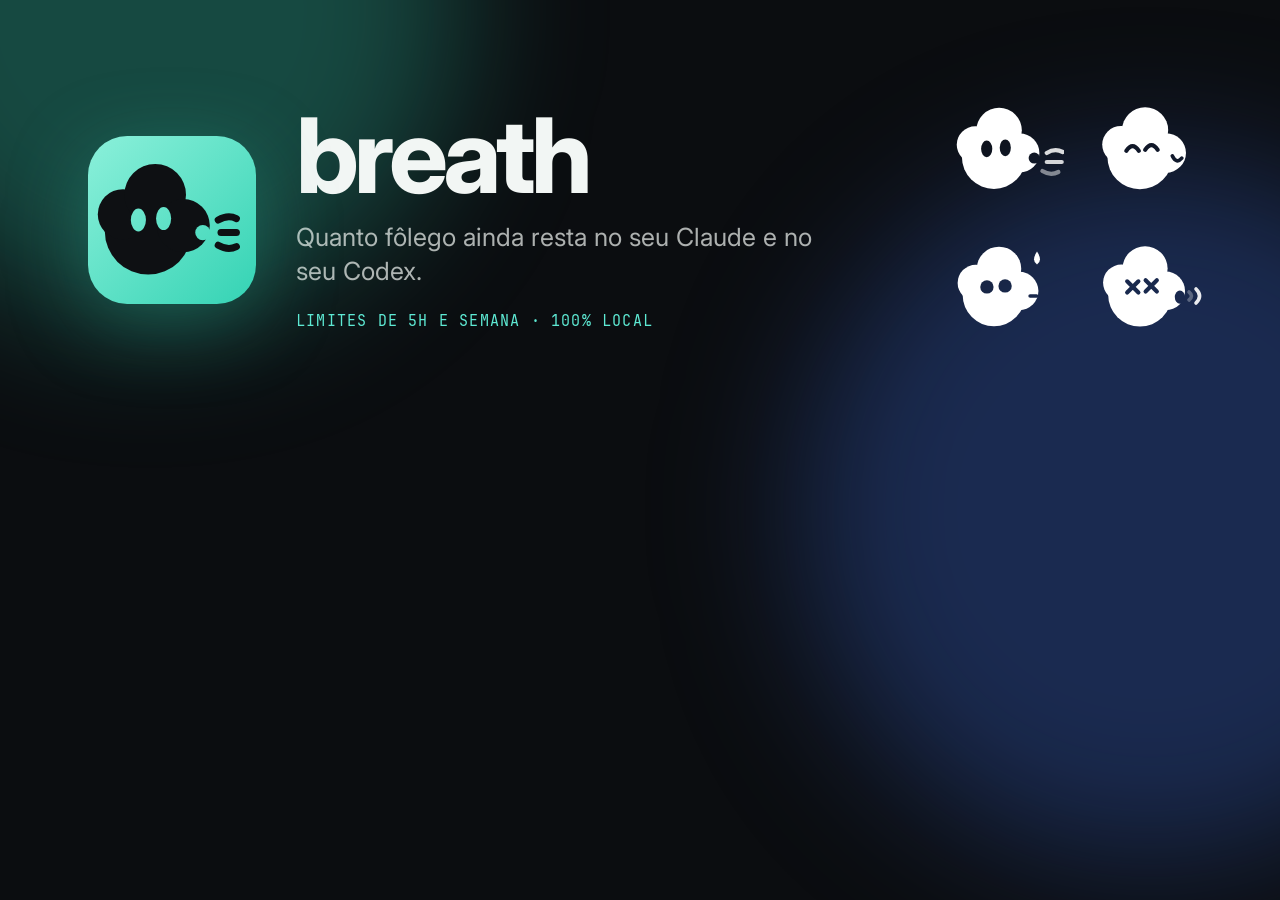
<file: tools/banner.html>
<!doctype html>
<!-- Banner do README. Renderizado com o Edge headless (veja tools/README.md). -->
<html lang="pt-BR">
<head>
<meta charset="utf-8">
<style>
  @font-face { font-family: "Inter"; src: url("../web/assets/fonts/Inter-variable.ttf"); font-weight: 100 900; }
  @font-face { font-family: "JetBrains Mono"; src: url("../web/assets/fonts/JetBrainsMono-Regular.ttf"); }
  html, body { margin: 0; }
  body {
    width: 1280px; height: 440px; overflow: hidden; position: relative;
    background: #0B0D10; color: #F2F6F4; font-family: "Inter", sans-serif;
  }
  .glow { position: absolute; border-radius: 50%; filter: blur(70px); }
  .g1 { width: 620px; height: 620px; left: -160px; top: -300px; background: rgba(52, 211, 180, .30); }
  .g2 { width: 700px; height: 700px; right: -220px; bottom: -420px; background: rgba(48, 84, 170, .42); }
  .wrap { position: relative; display: flex; align-items: center; height: 100%; padding: 0 88px; gap: 40px; }
  .sym { width: 168px; height: 168px; flex: none; filter: drop-shadow(0 18px 40px rgba(52, 211, 180, .28)); }
  h1 { margin: 0; font-size: 104px; font-weight: 750; letter-spacing: -.05em; line-height: .9; }
  p { margin: 18px 0 0; font-size: 25px; color: rgba(242, 246, 244, .70); max-width: 560px; line-height: 1.35; }
  .tag { margin-top: 22px; font: 400 15px "JetBrains Mono", monospace; color: #5EEAD4; letter-spacing: .08em; text-transform: uppercase; }
  .puffs { position: absolute; right: 70px; top: 50%; transform: translateY(-50%); display: grid; grid-template-columns: repeat(2, 120px); gap: 18px 26px; }
  .puffs img { width: 120px; height: 120px; }
</style>
</head>
<body>
  <div class="glow g1"></div><div class="glow g2"></div>
  <div class="wrap">
    <img class="sym" src="../web/assets/symbol.svg" alt="">
    <div>
      <h1>breath</h1>
      <p>Quanto fôlego ainda resta no seu Claude e no seu Codex.</p>
      <div class="tag">limites de 5h e semana · 100% local</div>
    </div>
  </div>
  <div class="puffs">
    <img src="../web/assets/mascot/pronto-branco.svg" alt="">
    <img src="../web/assets/mascot/sucesso-branco.svg" alt="">
    <img src="../web/assets/mascot/atencao-branco.svg" alt="">
    <img src="../web/assets/mascot/erro-branco.svg" alt="">
  </div>
</body>
</html>
</file>
